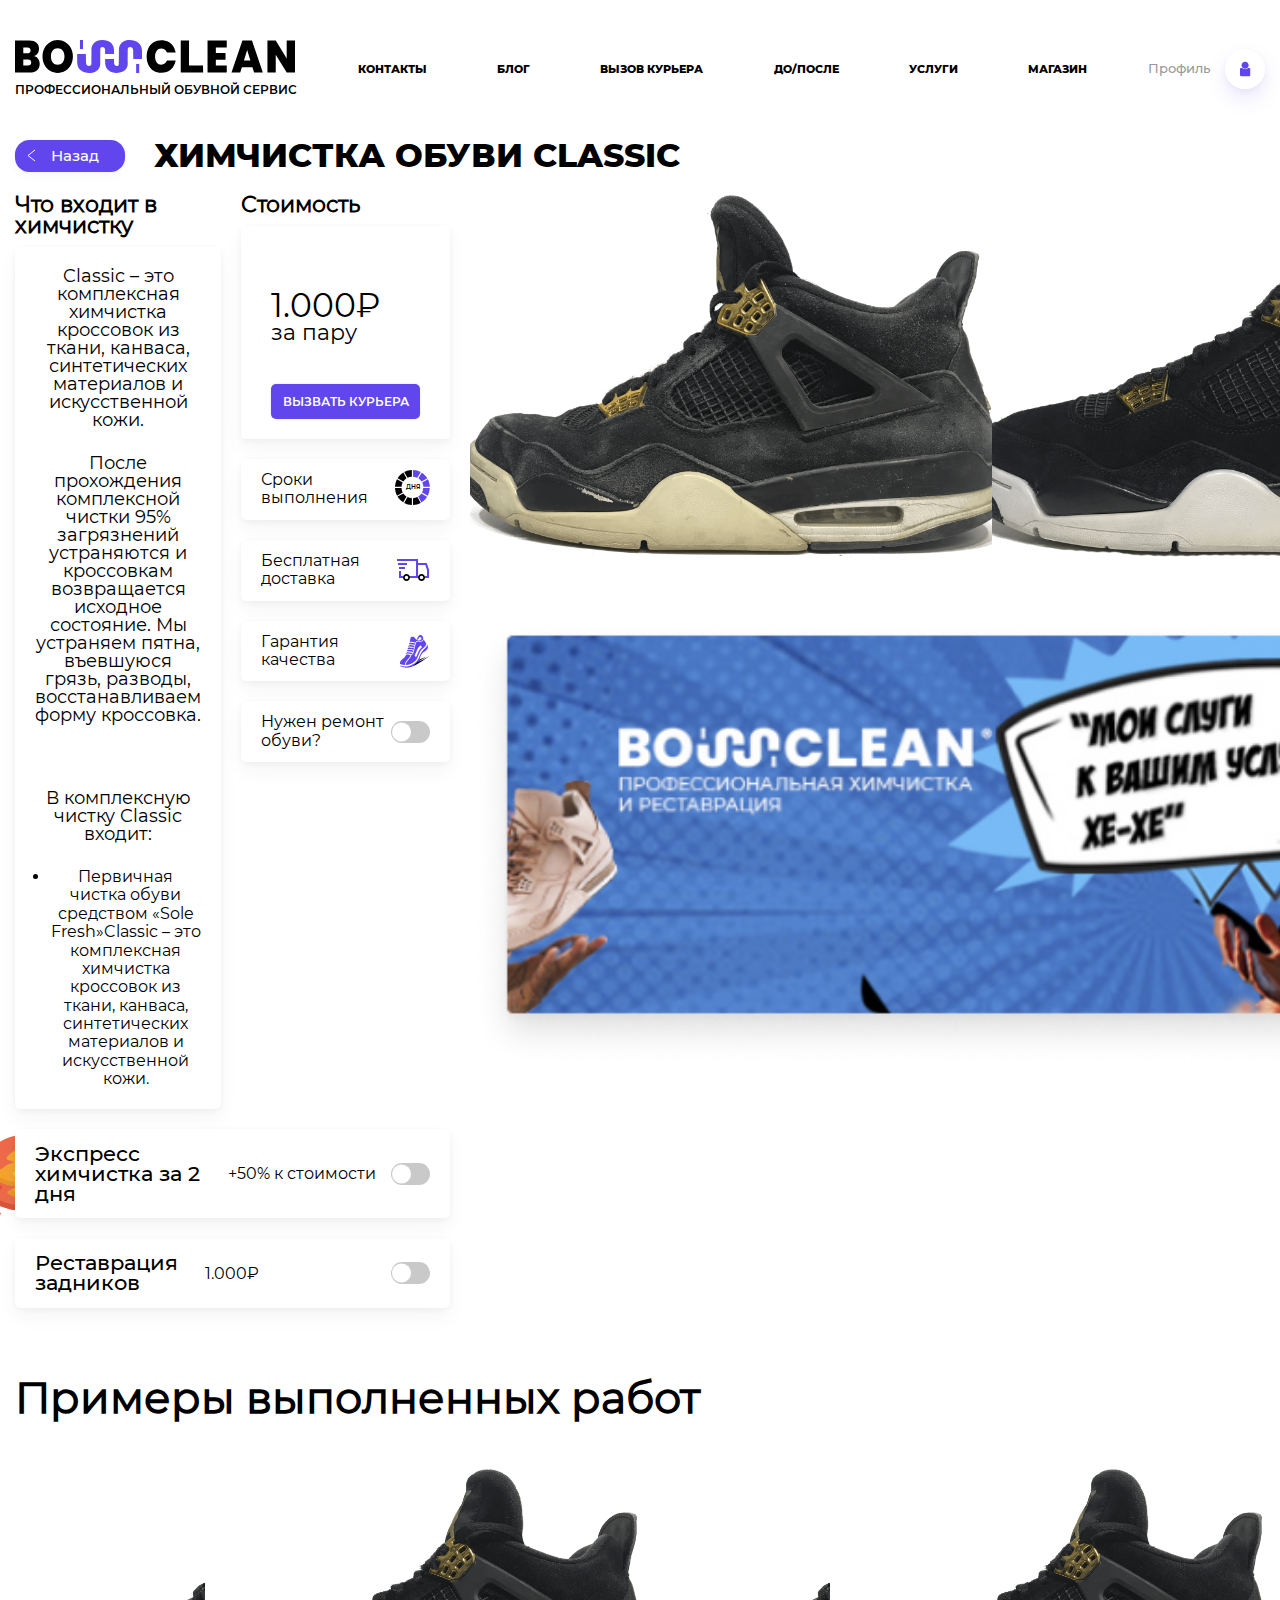
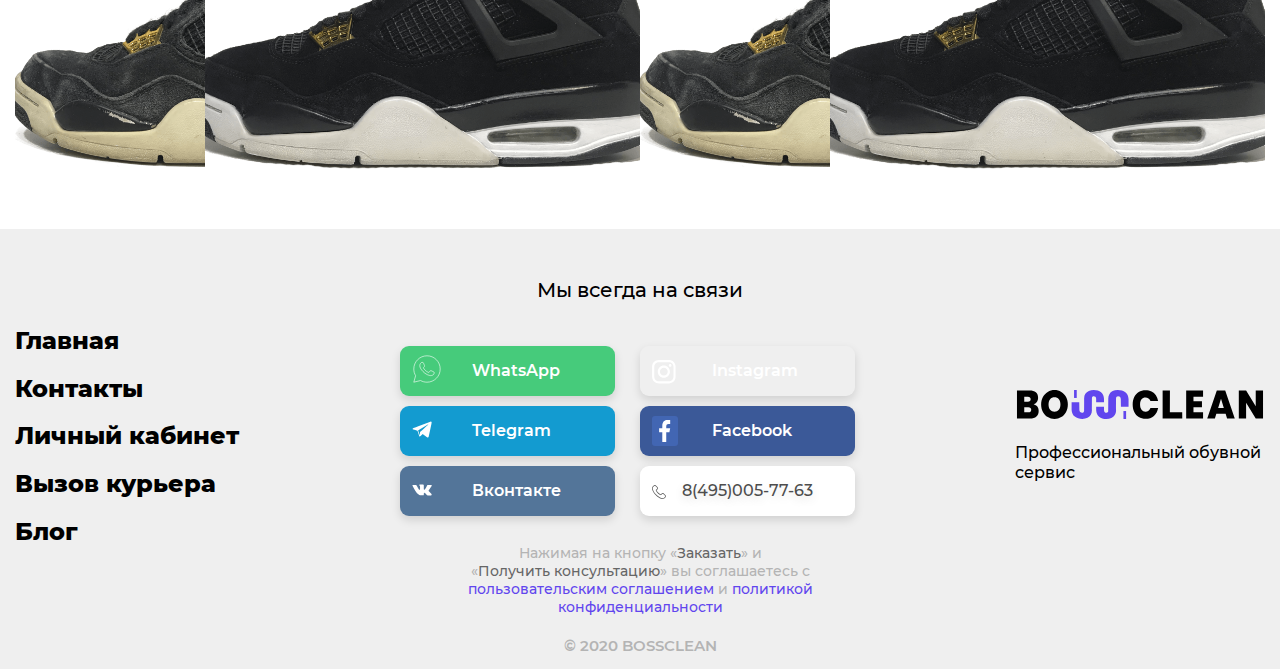
<file: src/service-page.html>
<!DOCTYPE html>
<html lang="ru">
<head>
  <meta charset="UTF-8">
  <meta name="viewport" content="width=device-width, initial-scale=1.0">
  <title>Страница услуги</title>
  <link rel="stylesheet" href="css/swiper.min.css">
  <link rel="stylesheet" href="css/slick-theme.css">
  <link rel="stylesheet" href="css/twentytwenty.css">
  <link rel="stylesheet" href="css/style.css">
</head>
<body>
  <nav class="navbar" id="navbar-js">
    <div class="container">
      <div class="navbar-block">
        <div class="navbar__logo">
          <a href="#" class="icon-logo">
            <svg class="logo">
              <use xlink:href="img/sprite.svg#logo"></use>
            </svg>
          </a>
          <span>ПРОФЕССИОНАЛЬНЫЙ ОБУВНОЙ СЕРВИС</span>
        </div>
        <!-- /.navbar__logo -->
        <ul class="navbar-menu">
          <li>
            <a href="#">КОНТАКТЫ</a>
            <ul class="sub-menu">
              <li class="sub-menu-item"></li>
            </ul>
          </li>
          <li>
            <a href="#">БЛОГ</a>
            <ul class="sub-menu">
              <li class="sub-menu-item"></li>
            </ul>
          </li>
          <li>
            <a href="#">ВЫЗОВ КУРЬЕРА</a>
            <ul class="sub-menu">
              <li class="sub-menu-item"></li>
            </ul>
          </li>
          <li>
            <a href="#">ДО/ПОСЛЕ</a>
            <ul class="sub-menu">
              <li class="sub-menu-item"></li>
            </ul>
          </li>
          <li>
            <a href="#">УСЛУГИ</a>
            <ul class="sub-menu">
              <li class="sub-menu-item"></li>
            </ul>
          </li>
          <li>
            <a href="#">МАГАЗИН</a>
            <ul class="sub-menu">
              <li class="sub-menu-item"></li>
            </ul>
          </li>
        </ul>
        <div class="navbar-profile">
          <span class="navbar-profile__text">Профиль</span>
          <div class="user-icon" id="user-icon">
            <svg class="user">
              <use xlink:href="img/sprite.svg#user"></use>
            </svg>
            <a href="#" class="user-login">Войти</a>
            <svg class="user-logo">
              <use xlink:href="img/sprite.svg#user-logo"></use>
            </svg>
            <a href="#" class="user-reg">Создать</a>
          </div>
        </div>
        <!-- /.navbar-profile -->
        <div class="navbar-burger">
          <span class="burger"></span>
        </div>
        <!-- /.navbar-burger -->
        <div class="navbar-account">
          <a href="#" class="navbar-account__login">Аккаунт</a>
          <a href="#" class="navbar-account__exit">Выйти</a>
          <div class="navbar-account-data">
            <span class="navbar-account__name">Лох Лоховский</span>
            <div class="navbar-account-image">
              <img src="./img/user-photo.png" alt="user-photo">
            </div>
            <!-- /.navbar-account-image -->
          </div>
          <!-- /.navbar-account-data -->
        </div>
        <!-- /.navbar-account -->
      </div>
      <!-- /.navbar-block -->
    </div>
  </nav>
  <!-- /.navbar -->
  <nav class="navbar-fixed" id="navbar-fixed-js">
    <div class="container">
      <div class="navbar-fixed-block">
        <div class="navbar__logo">
          <a href="#" class="icon-logo">
            <svg class="logo">
              <use xlink:href="img/sprite.svg#logo"></use>
            </svg>
          </a>
          <span>ПРОФЕССИОНАЛЬНЫЙ ОБУВНОЙ СЕРВИС</span>
        </div>
        <!-- /.navbar__logo -->
        <div class="navbar-burger">
          <span class="burger"></span>
        </div>
        <!-- /.navbar-burger -->
      </div>
      <!-- /.navbar-fixed-block -->
    </div>
    <!-- /.container -->
  </nav>
  <!-- /.navbar-fixed -->
  <nav class="navbar-mobile">
    <div class="navbar-mobile-top">
      <div class="navbar-profile">
        <div class="user-icon" id="user-icon">
          <a href="#" class="user-login">Войти</a>
          <svg class="user-logo">
            <use xlink:href="img/sprite.svg#user-logo"></use>
          </svg>
          <a href="#" class="user-reg">Создать</a>
          <svg class="user">
            <use xlink:href="img/sprite.svg#user"></use>
          </svg>
        </div>
      </div>
      <!-- /.navbar-profile -->
      <div class="navbar-account">
        <div class="navbar-account-data">
          <span class="navbar-account__name">Лох Лоховский</span>
          <div class="navbar-account-image">
            <img src="./img/user-photo.png" alt="user-photo">
          </div>
          <!-- /.navbar-account-image -->
        </div>
        <!-- /.navbar-account-data -->
        <a href="#" class="navbar-account__login">Аккаунт</a>
        <a href="#" class="navbar-account__exit">Выйти</a>
      </div>
      <!-- /.navbar-account -->
      <div class="navbar-mobile-close">×</div>
    </div>
    <!-- /.navbar-mobile-top -->
    <ul class="navbar-menu">
      <li>
        <a href="#">КОНТАКТЫ</a>
        <ul class="sub-menu">
          <li class="sub-menu-item"></li>
        </ul>
      </li>
      <li>
        <a href="#">БЛОГ</a>
        <ul class="sub-menu">
          <li class="sub-menu-item"></li>
        </ul>
      </li>
      <li>
        <a href="#">ВЫЗОВ КУРЬЕРА</a>
        <ul class="sub-menu">
          <li class="sub-menu-item"></li>
        </ul>
      </li>
      <li>
        <a href="#">ДО/ПОСЛЕ</a>
        <ul class="sub-menu">
          <li class="sub-menu-item"></li>
        </ul>
      </li>
      <li>
        <a href="#">УСЛУГИ</a>
        <ul class="sub-menu">
          <li class="sub-menu-item"></li>
        </ul>
      </li>
      <li>
        <a href="#">МАГАЗИН</a>
        <ul class="sub-menu">
          <li class="sub-menu-item"></li>
        </ul>
      </li>
    </ul>
    <!-- /.navbar-menu -->
    <div class="navbar-menu__title">Мы всегда на связи</div>
    <div class="socials">
      <a href="https://api.whatsapp.com/send?phone=79672441718&amp;text=&amp;source=&amp;data="
        class="block block-whatsapp" target="_blank">
        <div class="icon">
          <svg class="whatsapp">
            <use xlink:href="img/sprite.svg#whatsapp"></use>
          </svg>
        </div>
        <div class="name">WhatsApp</div>
      </a>
      <a href="https://www.instagram.com/bossclean.ru/" class="block block-instagram" target="_blank">
        <div class="icon">
          <svg class="instagram">
            <use xlink:href="img/sprite.svg#instagram"></use>
          </svg>
        </div>
        <div class="name">Instagram</div>
      </a>
      <a href="https://teleg.run/bossclean" class="block block-telegram" target="_blank">
        <div class="icon">
          <svg class="telegram">
            <use xlink:href="img/sprite.svg#telegram"></use>
          </svg>
        </div>
        <div class="name">Telegram</div>
      </a>
      <a href="https://www.facebook.com/bosscleanru/" class="block block-facebook" target="_blank">
        <div class="icon">
          <div class="facebook-background">
            <svg class="facebook">
              <use xlink:href="img/sprite.svg#facebook"></use>
            </svg>
          </div>
        </div>
        <div class="name">Facebook</div>
      </a>
      <a href="https://vk.com/bossclean" class="block block-vk" target="_blank">
        <div class="icon">
          <svg class="vk">
            <use xlink:href="img/sprite.svg#vk"></use>
          </svg>
        </div>
        <div class="name">Вконтакте</div>
      </a>
      <a href="tel:84950057763" class="block block-phone" target="_blank">
        <div class="icon">
          <svg class="phone">
            <use xlink:href="img/sprite.svg#phone"></use>
          </svg>
        </div>
        <div class="name">8(495)005-77-63</div>
      </a>
    </div>
    <!-- /.socials -->
  </nav>
  <!-- /.navbar-mobile -->

  <main>
    <div class="container">
      <div class="page service-page">
        <div class="service-back">
          <button class="button service-back-button">
            <svg class="arrow-left">
              <use xlink:href="img/sprite.svg#arrow-right"></use>
            </svg>
            <span>Назад</span>
          </button>
          <h2 class="page__title service-page__title">ХИМЧИСТКА ОБУВИ CLASSIC</h2>
        </div>
        <!-- /.service-back -->

        <div class="service-item-wrap">
          <div class="service-content">
            <h3 class="service-content--mobile__title">ХИМЧИСТКА ОБУВИ CLASSIC</h3>
            <div class="service-content-wrap">
              <div class="service-descr">
                <h3 class="service-descr__title">Что входит в химчистку</h3>
                <div class="service-descr-block">
                  <p>Classic – это комплексная химчистка кроссовок из ткани, канваса, синтетических материалов и искусственной кожи.
                  </p>
                  <p>После прохождения комплексной чистки 95% загрязнений устраняются и кроссовкам возвращается исходное состояние. Мы
                    устраняем пятна, въевшуюся грязь, разводы, восстанавливаем форму кроссовка.</p>
                  <p>В комплексную чистку Classic входит:</p>
                  <ul class="descr-list">
                    <li class="descr-list__item">Первичная чистка обуви средством «Sole Fresh»Classic – это комплексная химчистка
                      кроссовок из ткани, канваса,
                      синтетических материалов и искусственной кожи.</li>
                  </ul>
              
                </div>
                <!-- /.service-descr-block -->
              </div>
              <!-- /.service-descr -->
              <form action="" class="service-cost">
                <h3 class="service-cost__title">Стоимость</h3>
                <div class="service-cost-block">
                  <span class="cost"><span id="cost-js" data-price="1000">1.000</span>₽</span>
                  <span class="amount">за пару</span>
                  <button class="button cost-block__button">ВЫЗВАТЬ КУРЬЕРА</button>
                </div>
                <!-- /.service-cost-block -->
                <div class="services-item-wrapper">
                  <span>Сроки выполнения</span>
                  <div class="services-item-days">
                    <span class="services-item-days__amount">2</span>
                    <span class="services-item-days__text">дня</span>
                    <svg class="circle">
                      <use xlink:href="img/sprite.svg#circle2"></use>
                    </svg>
                  </div>
                  <!-- /.services-item-days -->
                </div>
                <div class="services-item-wrapper">
                  <span>Бесплатная доставка</span>
                  <svg class="delivery">
                    <use xlink:href="img/sprite.svg#delivery"></use>
                  </svg>
                </div>
                <div class="services-item-wrapper">
                  <span>Гарантия качества</span>
                  <svg class="sneaker">
                    <use xlink:href="img/sprite.svg#sneaker"></use>
                  </svg>
                </div>
                <div class="services-item-wrapper">
                  <span>Нужен ремонт обуви?</span>
                  <div class="services-fix">
                    <input type="checkbox" class="fix" id="fix">
                    <label for="fix" class="fix-label"></label>
                  </div>
                  <!-- /.services-fix -->
                </div>
              </form>
              <!-- /.service-cost -->
            </div>
            <!-- /.service-content-wrap -->
            <form action="" class="service-additional">
              <div class="services-item-fast">
                <div class="services-item-wrapper">
                  <span>Экспресс химчистка за 2 дня</span>
                  <div class="services-fix">
                    <span class="service-additional__descr">+50% к стоимости</span>
                    <input type="checkbox" class="fast" id="fast">
                    <label for="fast" class="fast-label"></label>
                  </div>
                  <!-- /.services-fix -->
                </div>
                <svg class="fire">
                  <use xlink:href="img/sprite.svg#fire"></use>
                </svg>
              </div>
              <!-- /.services-item-fast -->
              <div class="services-item-wrapper">
                <span>Реставрация задников</span>
                <div class="services-fix">
                  <span class="service-additional__descr">1.000₽</span>
                  <input type="checkbox" class="restoration" id="restoration">
                  <label for="restoration" class="restoration-label"></label>
                </div>
                <!-- /.services-fix -->
              </div>
            </form>
            <!-- /.service-additional -->
          </div>
          <!-- /.service-content -->
          <div class="service-images">
            <div class="result-slide-container">
              <div class="result-slide-image result-slide-image--dirty">
                <picture>
                  <img src="./img/result/result-4--dirty.png" srcset="" alt="slide-photo">
                </picture>
              </div>
              <!-- /.result-slide-image result-slide-image--dirty -->
              <div class="result-slide-image result-slide-image--clean">
                <picture>
                  <img src="./img/result/result-4--clean.png" srcset="" alt="slide-photo">
                </picture>
              </div>
            </div>
            <!-- /.result-slide-container -->
            <div class="service-images-banner">
              <img src="./img/banner-services-page.png" alt="banner">
            </div>
            <!-- /.service-images-banner -->
          </div>
          <!-- /.service-images -->
        </div>
        <!-- /.service-item-wrap -->
        <div class="service-result">
          <h3 class="service-result__title">Примеры выполненных работ</h3>
          <div class="service-result-wrap">
            <div class="result-slide-container">
              <div class="result-slide-image result-slide-image--dirty">
                <picture>
                  <img src="./img/result/result-4--dirty.png" srcset="" alt="slide-photo">
                </picture>
              </div>
              <!-- /.result-slide-image result-slide-image--dirty -->
              <div class="result-slide-image result-slide-image--clean">
                <picture>
                  <img src="./img/result/result-4--clean.png" srcset="" alt="slide-photo">
                </picture>
              </div>
            </div>
            <!-- /.result-slide-container -->
            <div class="result-slide-container">
              <div class="result-slide-image result-slide-image--dirty">
                <picture>
                  <img src="./img/result/result-4--dirty.png" srcset="" alt="slide-photo">
                </picture>
              </div>
              <!-- /.result-slide-image result-slide-image--dirty -->
              <div class="result-slide-image result-slide-image--clean">
                <picture>
                  <img src="./img/result/result-4--clean.png" srcset="" alt="slide-photo">
                </picture>
              </div>
            </div>
            <!-- /.result-slide-container -->
          </div>
          <!-- /.service-result-wrap -->
          <div class="service-result-slider">
            <div class="result-slide">
              <picture>
                <img src="./img/result/result-before.png" srcset="./img/result/result-before@2x.png" alt="result-photo">
                <img src="./img/result/result-after.png" srcset="./img/result/result-after@2x.png" alt="result-photo">
              </picture>
            </div>
            <!-- /.result-slide -->
            <div class="result-slide">
              <picture>
                <img src="./img/result/result-before.png" srcset="./img/result/result-before@2x.png" alt="result-photo">
                <img src="./img/result/result-after.png" srcset="./img/result/result-after@2x.png" alt="result-photo">
              </picture>
            </div>
            <!-- /.result-slide -->
          </div>
          <!-- /.service-result-slider -->
        </div>
        <!-- /.service-result -->
      </div>
      <!-- /.page service-page -->
    </div>
    <!-- /.container -->
  </main>

  <footer class="footer">
    <div class="container">
      <div class="footer__title">Мы всегда на связи</div>
      <div class="footer-wrap">
        <ul id="footer-menu" class="footer-menu">
          <li class="footer-menu__item"><a href="#">Главная</a></li>
          <li class="footer-menu__item"><a href="#">Контакты</a></li>
          <li class="footer-menu__item"><a href="#">Личный кабинет</a></li>
          <li class="footer-menu__item"><a href="#">Вызов курьера</a></li>
          <li class="footer-menu__item"><a href="#">Блог</a></li>
        </ul>
        <div class="socials">
          <a href="https://api.whatsapp.com/send?phone=79672441718&amp;text=&amp;source=&amp;data="
            class="block block-whatsapp" target="_blank">
            <div class="icon">
              <svg class="whatsapp">
                <use xlink:href="img/sprite.svg#whatsapp"></use>
              </svg>
            </div>
            <div class="name">WhatsApp</div>
          </a>
          <a href="https://www.instagram.com/bossclean.ru/" class="block block-instagram" target="_blank">
            <div class="icon">
              <svg class="instagram">
                <use xlink:href="img/sprite.svg#instagram"></use>
              </svg>
            </div>
            <div class="name">Instagram</div>
          </a>
          <a href="https://teleg.run/bossclean" class="block block-telegram" target="_blank">
            <div class="icon">
              <svg class="telegram">
                <use xlink:href="img/sprite.svg#telegram"></use>
              </svg>
            </div>
            <div class="name">Telegram</div>
          </a>
          <a href="https://www.facebook.com/bosscleanru/" class="block block-facebook" target="_blank">
            <div class="icon">
              <div class="facebook-background">
                <svg class="facebook">
                  <use xlink:href="img/sprite.svg#facebook"></use>
                </svg>
              </div>
            </div>
            <div class="name">Facebook</div>
          </a>
          <a href="https://vk.com/bossclean" class="block block-vk" target="_blank">
            <div class="icon">
              <svg class="vk">
                <use xlink:href="img/sprite.svg#vk"></use>
              </svg>
            </div>
            <div class="name">Вконтакте</div>
          </a>
          <a href="tel:84950057763" class="block block-phone" target="_blank">
            <div class="icon">
              <svg class="phone">
                <use xlink:href="img/sprite.svg#phone"></use>
              </svg>
            </div>
            <div class="name">8(495)005-77-63</div>
          </a>
        </div>
        <div class="footer-logo">
          <a href="#" class="icon-logo">
            <svg class="logo">
              <use xlink:href="img/sprite.svg#logo"></use>
            </svg>
          </a>
          <span>Профессиональный обувной сервис</span>
        </div>
        <!-- /.footer-logo -->
      </div>
      <!-- /.footer-wrap -->
    </div>
    <div class="footer-descr">
      <div class="top-part"> Нажимая на кнопку «<span class="grey">Заказать</span>» и<br>
        «<span class="grey">Получить консультацию</span>» вы соглашаетесь с <a
          href="https://bossclean.ru/polzovatelskoe-soglashenie/">пользовательским соглашением</a> и <a
          href="https://bossclean.ru/privacy-policy/">политикой конфиденциальности</a></div>
      <div class="bot-part">© 2020 BOSSCLEAN</div>
    </div>
  </footer>
  <script src="https://code.jquery.com/jquery-3.5.0.min.js"
    integrity="sha256-xNzN2a4ltkB44Mc/Jz3pT4iU1cmeR0FkXs4pru/JxaQ=" crossorigin="anonymous"></script>
  <!-- <script src="./js/materialize.js"></script> -->
  <script src="./js/swiper.min.js"></script>
  <script src="./js/slick.min.js"></script>
  <script src="./js/jquery.event.move.js"></script>
  <script src="./js/jquery.twentytwenty.js"></script>
  <script src="./js/main.js"></script>
</body>
</html>
</file>
<file: src/css/twentytwenty.css>
.twentytwenty-horizontal .twentytwenty-handle:before, .twentytwenty-horizontal .twentytwenty-handle:after, .twentytwenty-vertical .twentytwenty-handle:before, .twentytwenty-vertical .twentytwenty-handle:after {
  content: " ";
  display: block;
  background: white;
  position: absolute;
  z-index: 30;
  -webkit-box-shadow: 0px 0px 12px rgba(51, 51, 51, 0.5);
  -moz-box-shadow: 0px 0px 12px rgba(51, 51, 51, 0.5);
  box-shadow: 0px 0px 12px rgba(51, 51, 51, 0.5); }

.twentytwenty-horizontal .twentytwenty-handle:before, .twentytwenty-horizontal .twentytwenty-handle:after {
  width: 3px;
  height: 9999px;
  left: 50%;
  margin-left: -1.5px; }

.twentytwenty-vertical .twentytwenty-handle:before, .twentytwenty-vertical .twentytwenty-handle:after {
  width: 9999px;
  height: 3px;
  top: 50%;
  margin-top: -1.5px; }

.twentytwenty-before-label, .twentytwenty-after-label, .twentytwenty-overlay {
  position: absolute;
  top: 0;
  width: 100%;
  height: 100%; }

.twentytwenty-before-label, .twentytwenty-after-label, .twentytwenty-overlay {
  -webkit-transition-duration: 0.5s;
  -moz-transition-duration: 0.5s;
  transition-duration: 0.5s; }

.twentytwenty-before-label, .twentytwenty-after-label {
  -webkit-transition-property: opacity;
  -moz-transition-property: opacity;
  transition-property: opacity; }

.twentytwenty-before-label:before, .twentytwenty-after-label:before {
  color: white;
  font-size: 13px;
  letter-spacing: 0.1em; }

.twentytwenty-before-label:before, .twentytwenty-after-label:before {
  position: absolute;
  background: rgba(255, 255, 255, 0.2);
  line-height: 38px;
  padding: 0 20px;
  -webkit-border-radius: 2px;
  -moz-border-radius: 2px;
  border-radius: 2px; }

.twentytwenty-horizontal .twentytwenty-before-label:before, .twentytwenty-horizontal .twentytwenty-after-label:before {
  top: 50%;
  margin-top: -19px; }

.twentytwenty-vertical .twentytwenty-before-label:before, .twentytwenty-vertical .twentytwenty-after-label:before {
  left: 50%;
  margin-left: -45px;
  text-align: center;
  width: 90px; }

.twentytwenty-left-arrow, .twentytwenty-right-arrow, .twentytwenty-up-arrow, .twentytwenty-down-arrow {
  width: 0;
  height: 0;
  border: 6px inset transparent;
  position: absolute; }

.twentytwenty-left-arrow, .twentytwenty-right-arrow {
  top: 50%;
  margin-top: -6px; }

.twentytwenty-up-arrow, .twentytwenty-down-arrow {
  left: 50%;
  margin-left: -6px; }

.twentytwenty-container {
  -webkit-box-sizing: content-box;
  -moz-box-sizing: content-box;
  box-sizing: content-box;
  z-index: 0;
  overflow: hidden;
  position: relative;
  -webkit-user-select: none;
  -moz-user-select: none;
  -ms-user-select: none; }
  .twentytwenty-container img {
    max-width: 100%;
    position: absolute;
    top: 0;
    display: block; }
  .twentytwenty-container.active .twentytwenty-overlay, .twentytwenty-container.active :hover.twentytwenty-overlay {
    background: rgba(0, 0, 0, 0); }
    .twentytwenty-container.active .twentytwenty-overlay .twentytwenty-before-label,
    .twentytwenty-container.active .twentytwenty-overlay .twentytwenty-after-label, .twentytwenty-container.active :hover.twentytwenty-overlay .twentytwenty-before-label,
    .twentytwenty-container.active :hover.twentytwenty-overlay .twentytwenty-after-label {
      opacity: 0; }
  .twentytwenty-container * {
    -webkit-box-sizing: content-box;
    -moz-box-sizing: content-box;
    box-sizing: content-box; }

.twentytwenty-before-label {
  opacity: 0; }
  .twentytwenty-before-label:before {
    content: attr(data-content); }

.twentytwenty-after-label {
  opacity: 0; }
  .twentytwenty-after-label:before {
    content: attr(data-content); }

.twentytwenty-horizontal .twentytwenty-before-label:before {
  left: 10px; }

.twentytwenty-horizontal .twentytwenty-after-label:before {
  right: 10px; }

.twentytwenty-vertical .twentytwenty-before-label:before {
  top: 10px; }

.twentytwenty-vertical .twentytwenty-after-label:before {
  bottom: 10px; }

.twentytwenty-overlay {
  -webkit-transition-property: background;
  -moz-transition-property: background;
  transition-property: background;
  background: rgba(0, 0, 0, 0);
  z-index: 25; }
  .twentytwenty-overlay:hover {
    background: rgba(0, 0, 0, 0.5); }
    .twentytwenty-overlay:hover .twentytwenty-after-label {
      opacity: 1; }
    .twentytwenty-overlay:hover .twentytwenty-before-label {
      opacity: 1; }

.twentytwenty-before {
  z-index: 20; }

.twentytwenty-after {
  z-index: 10; }

.twentytwenty-handle {
  height: 38px;
  width: 38px;
  position: absolute;
  left: 50%;
  top: 50%;
  margin-left: -22px;
  margin-top: -22px;
  border: 3px solid white;
  -webkit-border-radius: 1000px;
  -moz-border-radius: 1000px;
  border-radius: 1000px;
  -webkit-box-shadow: 0px 0px 12px rgba(51, 51, 51, 0.5);
  -moz-box-shadow: 0px 0px 12px rgba(51, 51, 51, 0.5);
  box-shadow: 0px 0px 12px rgba(51, 51, 51, 0.5);
  z-index: 40;
  cursor: pointer; }

.twentytwenty-horizontal .twentytwenty-handle:before {
  bottom: 50%;
  margin-bottom: 22px;
  -webkit-box-shadow: 0 3px 0 white, 0px 0px 12px rgba(51, 51, 51, 0.5);
  -moz-box-shadow: 0 3px 0 white, 0px 0px 12px rgba(51, 51, 51, 0.5);
  box-shadow: 0 3px 0 white, 0px 0px 12px rgba(51, 51, 51, 0.5); }
.twentytwenty-horizontal .twentytwenty-handle:after {
  top: 50%;
  margin-top: 22px;
  -webkit-box-shadow: 0 -3px 0 white, 0px 0px 12px rgba(51, 51, 51, 0.5);
  -moz-box-shadow: 0 -3px 0 white, 0px 0px 12px rgba(51, 51, 51, 0.5);
  box-shadow: 0 -3px 0 white, 0px 0px 12px rgba(51, 51, 51, 0.5); }

.twentytwenty-vertical .twentytwenty-handle:before {
  left: 50%;
  margin-left: 22px;
  -webkit-box-shadow: 3px 0 0 white, 0px 0px 12px rgba(51, 51, 51, 0.5);
  -moz-box-shadow: 3px 0 0 white, 0px 0px 12px rgba(51, 51, 51, 0.5);
  box-shadow: 3px 0 0 white, 0px 0px 12px rgba(51, 51, 51, 0.5); }
.twentytwenty-vertical .twentytwenty-handle:after {
  right: 50%;
  margin-right: 22px;
  -webkit-box-shadow: -3px 0 0 white, 0px 0px 12px rgba(51, 51, 51, 0.5);
  -moz-box-shadow: -3px 0 0 white, 0px 0px 12px rgba(51, 51, 51, 0.5);
  box-shadow: -3px 0 0 white, 0px 0px 12px rgba(51, 51, 51, 0.5); }

.twentytwenty-left-arrow {
  border-right: 6px solid white;
  left: 50%;
  margin-left: -17px; }

.twentytwenty-right-arrow {
  border-left: 6px solid white;
  right: 50%;
  margin-right: -17px; }

.twentytwenty-up-arrow {
  border-bottom: 6px solid white;
  top: 50%;
  margin-top: -17px; }

.twentytwenty-down-arrow {
  border-top: 6px solid white;
  bottom: 50%;
  margin-bottom: -17px; }
</file>
